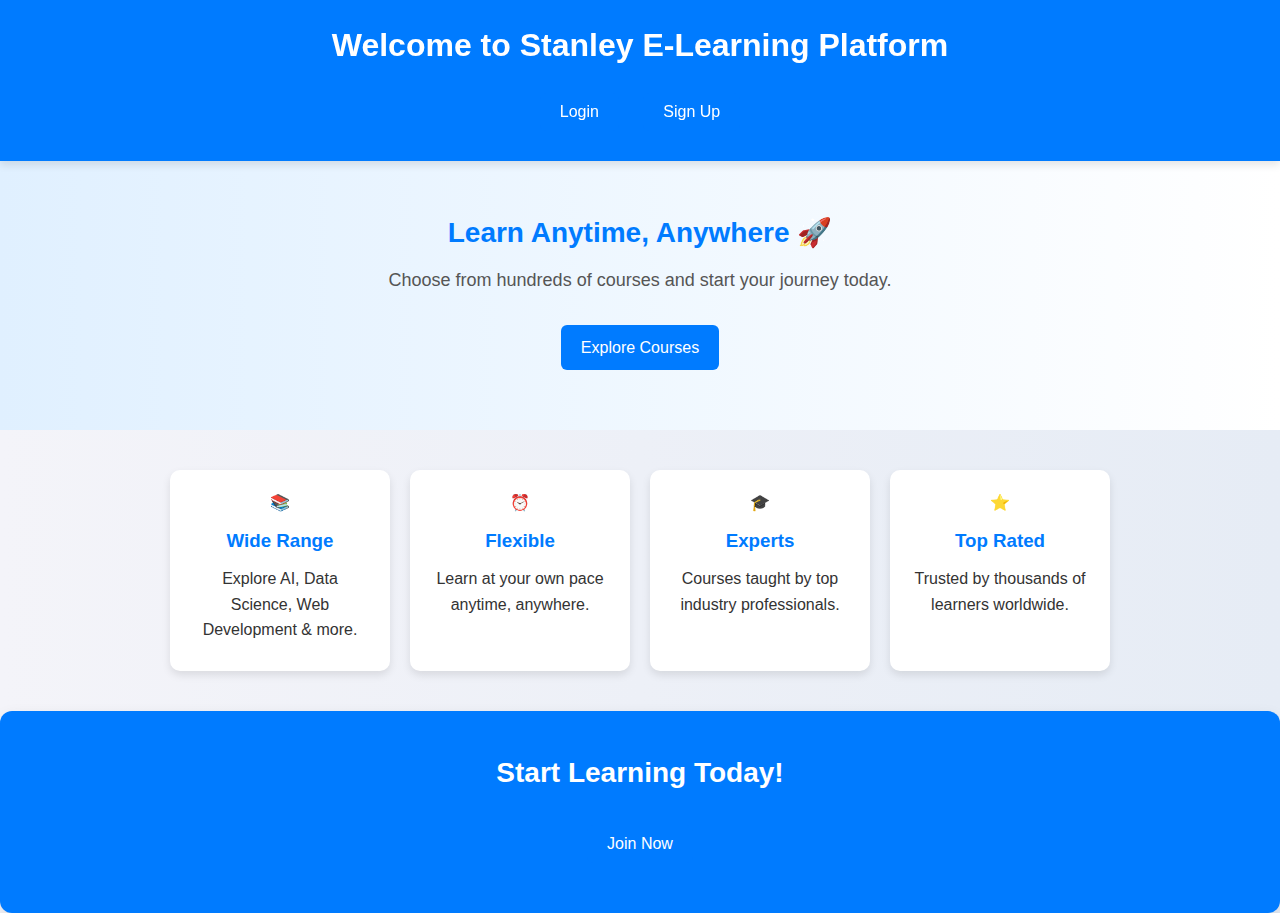
<file: index.html>
<!DOCTYPE html>
<html lang="en">
<head>
  <meta charset="UTF-8">
  <meta name="viewport" content="width=device-width, initial-scale=1.0">
  <title>E-Learning Platform</title>
  <link rel="stylesheet" href="style.css">
  <style>
    body {
      margin: 0;
      font-family: Arial, sans-serif;
      background: linear-gradient(to right, #f4f4f9, #e6ecf5);
      color: #333;
    }
    header {
      background: #007bff;
      color: white;
      padding: 20px;
      text-align: center;
    }
    .btn {
      margin: 10px;
      padding: 10px 20px;
      font-size: 16px;
      background: #007bff;
      color: white;
      border: none;
      border-radius: 6px;
      cursor: pointer;
      text-decoration: none; 
      display: inline-block;
    }
    .btn:hover {
      background: #0056b3;
    }

    /* Hero Section */
    .hero {
      text-align: center;
      padding: 50px 20px;
    }
    .hero h2 {
      font-size: 28px;
      margin-bottom: 10px;
    }
    .hero p {
      font-size: 18px;
      margin-bottom: 20px;
    }

    /* Features Section */
    .features {
      display: flex;
      justify-content: center;
      gap: 20px;
      flex-wrap: wrap;
      margin: 40px 20px;
    }
    .card {
      background: white;
      padding: 20px;
      border-radius: 10px;
      box-shadow: 0 4px 8px rgba(0,0,0,0.1);
      width: 220px;
      text-align: center;
      transition: transform 0.3s;
    }
    .card:hover {
      transform: translateY(-5px);
    }
    .card h3 {
      margin: 10px 0;
    }

    /* CTA Section */
    .cta {
      background: #007bff;
      color: white;
      padding: 40px;
      text-align: center;
      margin-top: 40px;
    }
    .cta h2 {
      margin-bottom: 20px;
    }

    /* Modal styles */
    .modal {
      display: none; 
      position: fixed;
      z-index: 1;
      left: 0; top: 0;
      width: 100%; height: 100%;
      background: rgba(0,0,0,0.5);
      padding-top: 100px;
    }
    .modal-content {
      background: white;
      margin: auto;
      padding: 20px;
      border-radius: 8px;
      width: 300px;
      text-align: left;
    }
    .close {
      float: right;
      font-size: 20px;
      cursor: pointer;
      color: red;
    }
    input {
      width: 100%;
      padding: 8px;
      margin: 8px 0;
      border-radius: 5px;
      border: 1px solid #ccc;
    }
  </style>
</head>
<body>
  <!-- Header -->
  <header>
    <h1>Welcome to Stanley E-Learning Platform</h1>
    <button class="btn" onclick="openModal('loginModal')">Login</button>
    <button class="btn" onclick="openModal('signupModal')">Sign Up</button>
  </header>

  <!-- Hero Section -->
  <section class="hero">
    <h2>Learn Anytime, Anywhere 🚀</h2>
    <p>Choose from hundreds of courses and start your journey today.</p>
    <a href="courses.html" class="btn">Explore Courses</a>
  </section>

  <!-- Features Section -->
  <section class="features">
    <div class="card">📚 <h3>Wide Range</h3><p>Explore AI, Data Science, Web Development & more.</p></div>
    <div class="card">⏰ <h3>Flexible</h3><p>Learn at your own pace anytime, anywhere.</p></div>
    <div class="card">🎓 <h3>Experts</h3><p>Courses taught by top industry professionals.</p></div>
    <div class="card">⭐ <h3>Top Rated</h3><p>Trusted by thousands of learners worldwide.</p></div>
  </section>

  <!-- CTA Section -->
  <section class="cta">
    <h2>Start Learning Today!</h2>
    <button class="btn" onclick="openModal('signupModal')">Join Now</button>
  </section>

  <!-- Login Modal -->
  <div id="loginModal" class="modal">
    <div class="modal-content">
      <span class="close" onclick="closeModal('loginModal')">&times;</span>
      <h2>Login</h2>
      <form>
        <label>Email ID:</label>
        <input type="email" placeholder="Enter Email" required>
        <label>Password:</label>
        <input type="password" placeholder="Enter Password" required>
        <button type="submit" class="btn">Login</button>
      </form>
    </div>
  </div>

  <!-- Sign Up Modal -->
  <div id="signupModal" class="modal">
    <div class="modal-content">
      <span class="close" onclick="closeModal('signupModal')">&times;</span>
      <h2>Sign Up</h2>
      <form>
        <label>Phone Number:</label>
        <input type="tel" placeholder="Enter Phone Number" required>
        <label>Email ID:</label>
        <input type="email" placeholder="Enter Email" required>
        <label>Password:</label>
        <input type="password" placeholder="Create Password" required>
        <button type="submit" class="btn">Sign Up</button>
      </form>
    </div>
  </div>

  <script>
    function openModal(id) {
      document.getElementById(id).style.display = "block";
    }
    function closeModal(id) {
      document.getElementById(id).style.display = "none";
    }
    window.onclick = function(event) {
      let login = document.getElementById("loginModal");
      let signup = document.getElementById("signupModal");
      if (event.target === login) login.style.display = "none";
      if (event.target === signup) signup.style.display = "none";
    }
  </script>
</body>
</html>
</file>
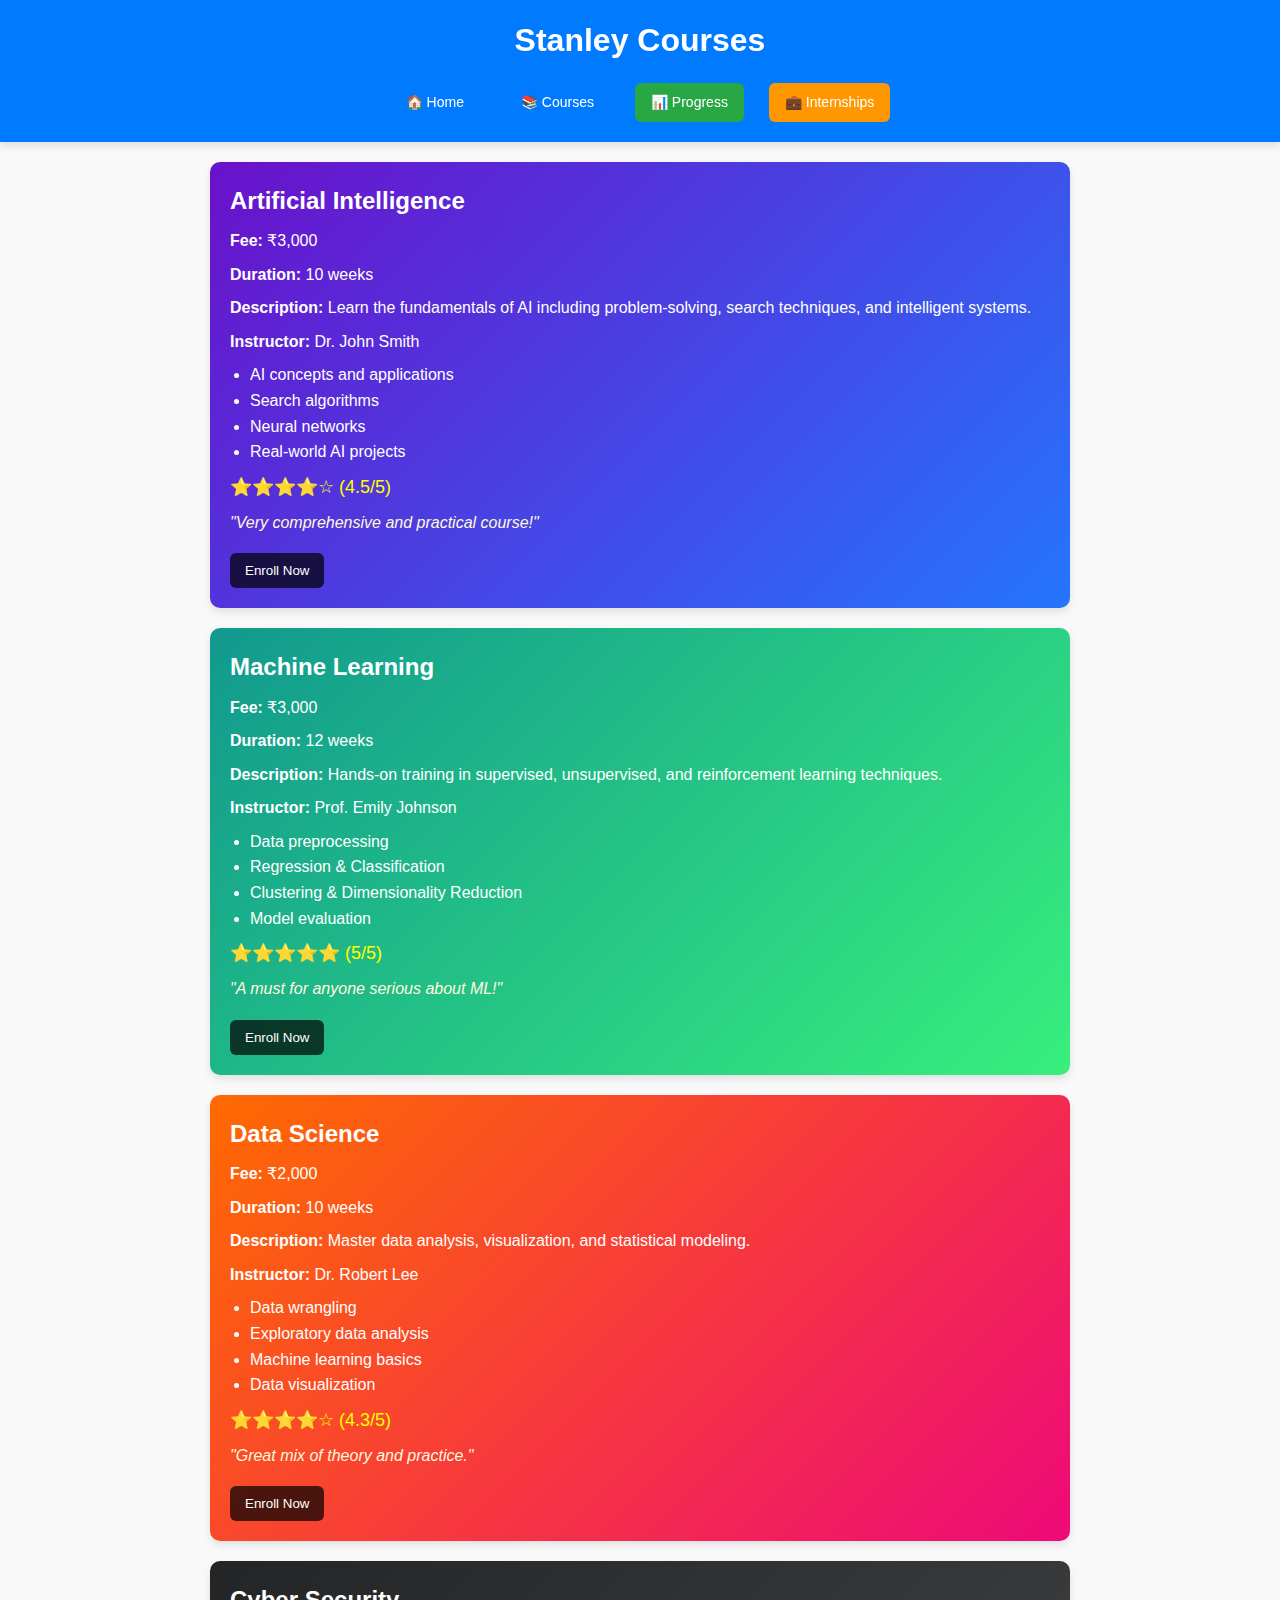
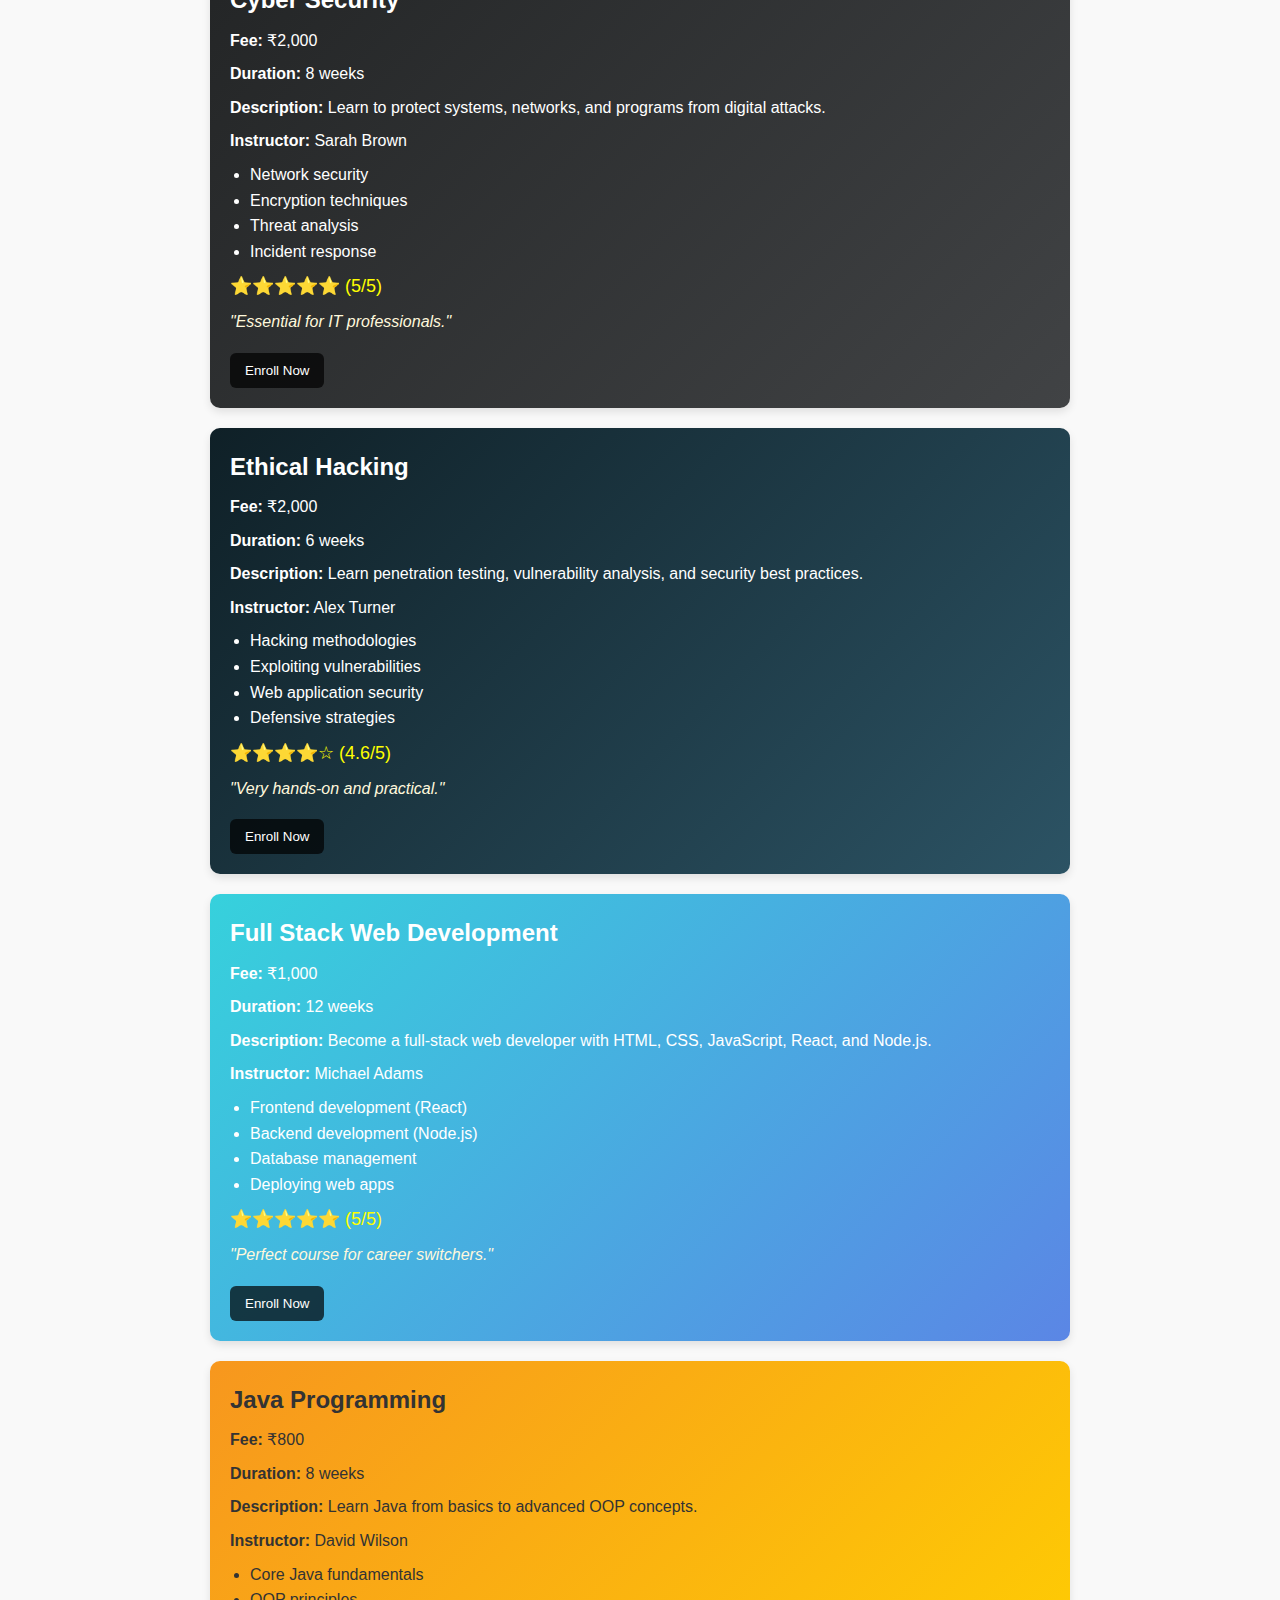
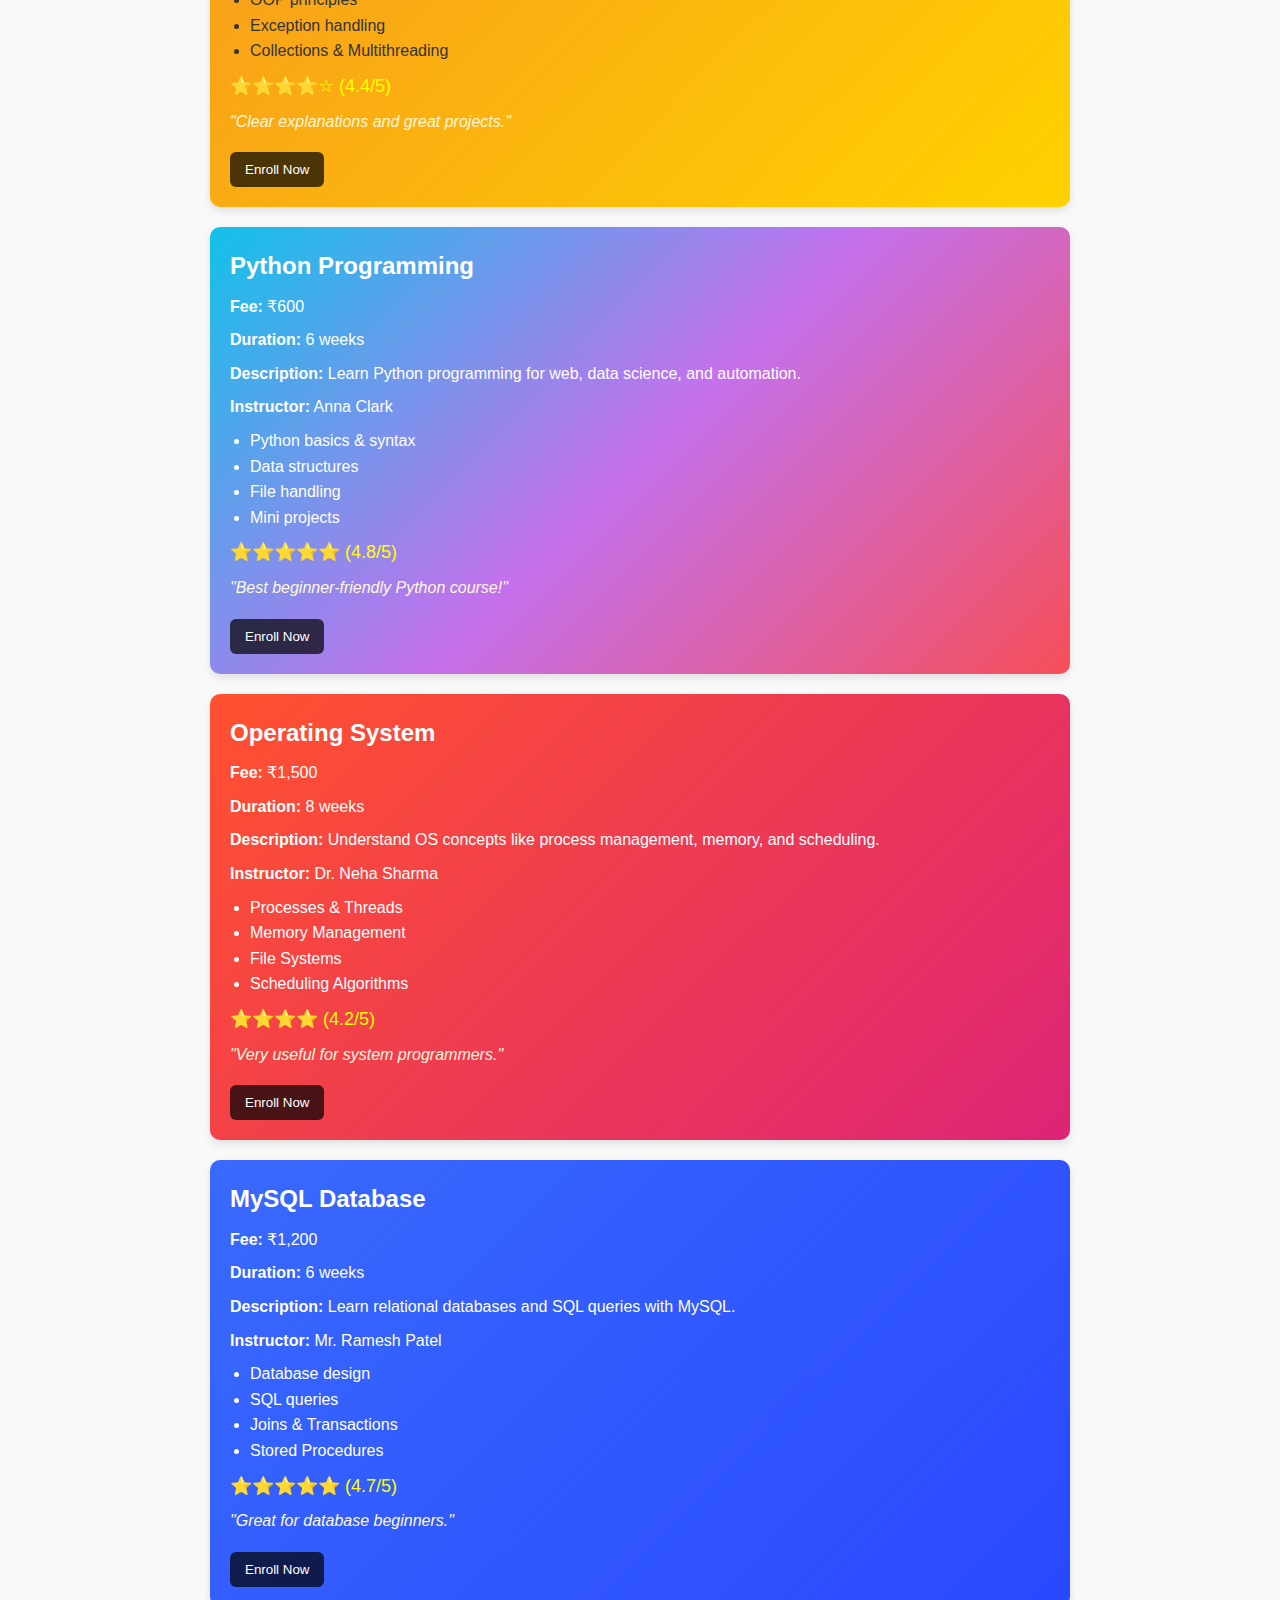
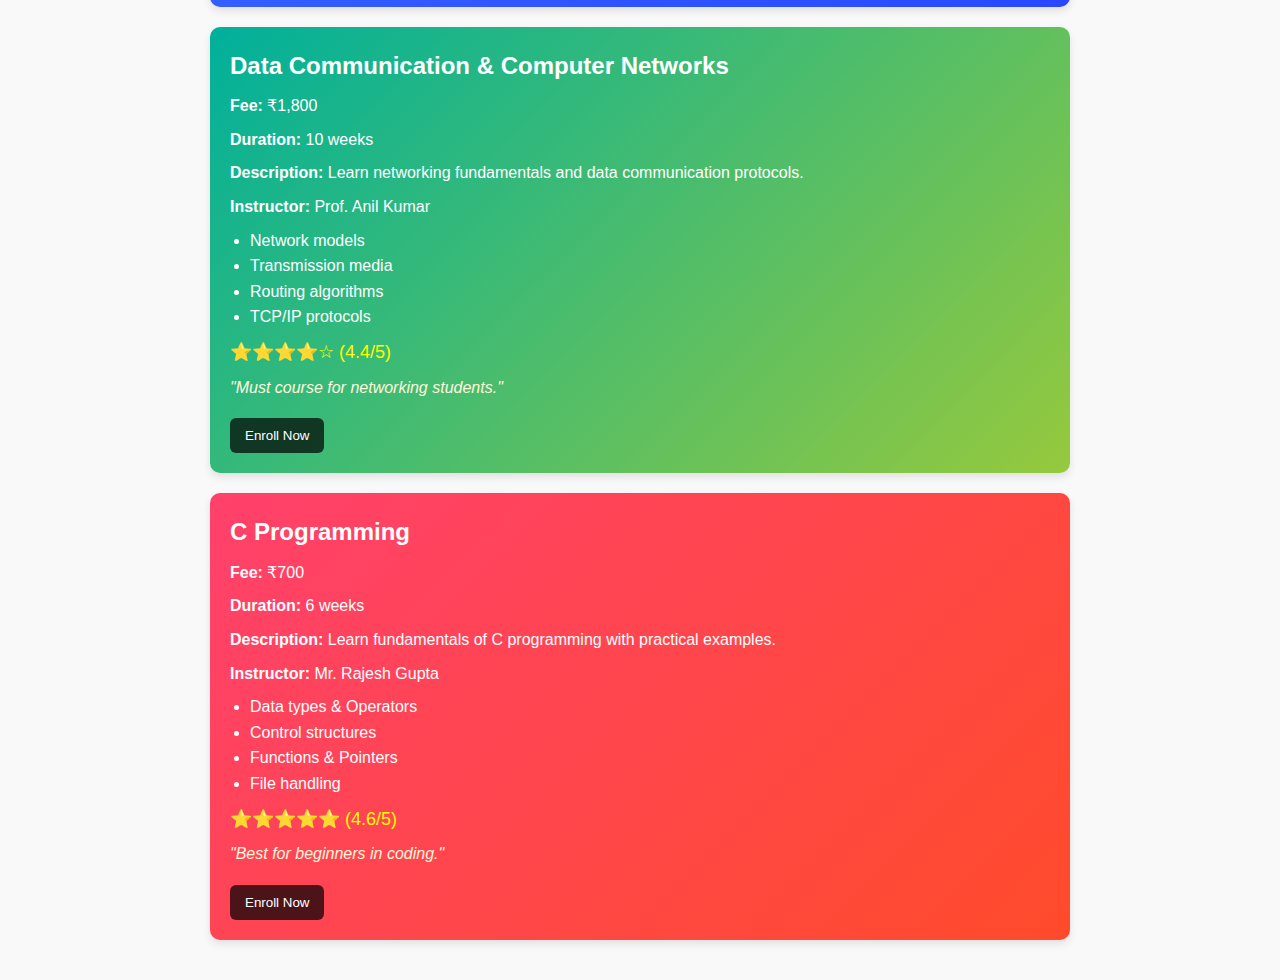
<file: courses.html>
<!DOCTYPE html>
<html lang="en">
<head>
  <meta charset="UTF-8">
  <meta name="viewport" content="width=device-width, initial-scale=1.0">
  <title>Courses - E-Learning Platform</title>
  <link rel="stylesheet" href="style.css">
  <style>
    body {
      font-family: Arial, sans-serif;
      margin: 0;
      padding: 0;
      background: #f9f9f9;
    }
    header {
      background: #007bff;
      color: white;
      padding: 15px 20px;
    }
    nav {
      display: flex;
      justify-content: center;
      gap: 15px;
      margin-top: 10px;
    }
    nav a {
      color: white;
      text-decoration: none;
      font-size: 14px;
      padding: 8px 16px;
      border-radius: 6px;
      transition: background 0.3s;
    }
    nav a:hover {
      background: rgba(255, 255, 255, 0.2);
    }
    .btn-progress { background: #28a745; }
    .btn-internship { background: #ff9800; }
    .courses {
      padding: 20px;
      max-width: 900px;
      margin: auto;
    }
    .course-card {
      padding: 20px;
      border-radius: 10px;
      box-shadow: 0 4px 8px rgba(0,0,0,0.1);
      margin-bottom: 20px;
      color: white;
    }
    .course-card h2 { margin-top: 0; }
    .course-card ul { padding-left: 20px; }
    .rating { color: yellow; font-size: 18px; }
    .review { font-style: italic; color: #fff8dc; }
    .enroll-btn {
      background: rgba(0,0,0,0.7);
      color: white;
      border: none;
      padding: 10px 15px;
      border-radius: 6px;
      cursor: pointer;
      margin-top: 10px;
    }
    .enroll-btn:hover { background: rgba(0,0,0,0.9); }

    /* 🎨 Different colors for each course */
    .ai { background: linear-gradient(135deg, #6a11cb, #2575fc); }
    .ml { background: linear-gradient(135deg, #11998e, #38ef7d); }
    .ds { background: linear-gradient(135deg, #ff6a00, #ee0979); }
    .cyber { background: linear-gradient(135deg, #232526, #414345); }
    .hacking { background: linear-gradient(135deg, #0f2027, #2c5364); }
    .fullstack { background: linear-gradient(135deg, #36d1dc, #5b86e5); }
    .java { background: linear-gradient(135deg, #f7971e, #ffd200); color: #333; }
    .python { background: linear-gradient(135deg, #12c2e9, #c471ed, #f64f59); }
    .os { background: linear-gradient(135deg, #ff512f, #dd2476); }
    .mysql { background: linear-gradient(135deg, #396afc, #2948ff); }
    .dccn { background: linear-gradient(135deg, #00b09b, #96c93d); }
    .cprog { background: linear-gradient(135deg, #ff416c, #ff4b2b); }
  </style>
</head>
<body>
  <header>
    <h1 style="text-align:center;">Stanley Courses</h1>
    <nav>
      <a href="index.html">🏠 Home</a>
      <a href="courses.html">📚 Courses</a>
      <a href="progress.html" class="btn-progress">📊 Progress</a>
      <a href="internship.html" class="btn-internship">💼 Internships</a>
    </nav>
  </header>

  <section class="courses">
    <div class="course-card ai">
      <h2>Artificial Intelligence</h2>
      <p><b>Fee:</b> ₹3,000</p>
      <p><b>Duration:</b> 10 weeks</p>
      <p><b>Description:</b> Learn the fundamentals of AI including problem-solving, search techniques, and intelligent systems.</p>
      <p><b>Instructor:</b> Dr. John Smith</p>
      <ul>
        <li>AI concepts and applications</li>
        <li>Search algorithms</li>
        <li>Neural networks</li>
        <li>Real-world AI projects</li>
      </ul>
      <p class="rating">⭐⭐⭐⭐☆ (4.5/5)</p>
      <p class="review">"Very comprehensive and practical course!"</p>
      <button class="enroll-btn" onclick="enroll('Artificial Intelligence')">Enroll Now</button>
    </div>

    <div class="course-card ml">
      <h2>Machine Learning</h2>
      <p><b>Fee:</b> ₹3,000</p>
      <p><b>Duration:</b> 12 weeks</p>
      <p><b>Description:</b> Hands-on training in supervised, unsupervised, and reinforcement learning techniques.</p>
      <p><b>Instructor:</b> Prof. Emily Johnson</p>
      <ul>
        <li>Data preprocessing</li>
        <li>Regression & Classification</li>
        <li>Clustering & Dimensionality Reduction</li>
        <li>Model evaluation</li>
      </ul>
      <p class="rating">⭐⭐⭐⭐⭐ (5/5)</p>
      <p class="review">"A must for anyone serious about ML!"</p>
      <button class="enroll-btn" onclick="enroll('Machine Learning')">Enroll Now</button>
    </div>

    <div class="course-card ds">
      <h2>Data Science</h2>
      <p><b>Fee:</b> ₹2,000</p>
      <p><b>Duration:</b> 10 weeks</p>
      <p><b>Description:</b> Master data analysis, visualization, and statistical modeling.</p>
      <p><b>Instructor:</b> Dr. Robert Lee</p>
      <ul>
        <li>Data wrangling</li>
        <li>Exploratory data analysis</li>
        <li>Machine learning basics</li>
        <li>Data visualization</li>
      </ul>
      <p class="rating">⭐⭐⭐⭐☆ (4.3/5)</p>
      <p class="review">"Great mix of theory and practice."</p>
      <button class="enroll-btn" onclick="enroll('Data Science')">Enroll Now</button>
    </div>

    <div class="course-card cyber">
      <h2>Cyber Security</h2>
      <p><b>Fee:</b> ₹2,000</p>
      <p><b>Duration:</b> 8 weeks</p>
      <p><b>Description:</b> Learn to protect systems, networks, and programs from digital attacks.</p>
      <p><b>Instructor:</b> Sarah Brown</p>
      <ul>
        <li>Network security</li>
        <li>Encryption techniques</li>
        <li>Threat analysis</li>
        <li>Incident response</li>
      </ul>
      <p class="rating">⭐⭐⭐⭐⭐ (5/5)</p>
      <p class="review">"Essential for IT professionals."</p>
      <button class="enroll-btn" onclick="enroll('Cyber Security')">Enroll Now</button>
    </div>

    <div class="course-card hacking">
      <h2>Ethical Hacking</h2>
      <p><b>Fee:</b> ₹2,000</p>
      <p><b>Duration:</b> 6 weeks</p>
      <p><b>Description:</b> Learn penetration testing, vulnerability analysis, and security best practices.</p>
      <p><b>Instructor:</b> Alex Turner</p>
      <ul>
        <li>Hacking methodologies</li>
        <li>Exploiting vulnerabilities</li>
        <li>Web application security</li>
        <li>Defensive strategies</li>
      </ul>
      <p class="rating">⭐⭐⭐⭐☆ (4.6/5)</p>
      <p class="review">"Very hands-on and practical."</p>
      <button class="enroll-btn" onclick="enroll('Ethical Hacking')">Enroll Now</button>
    </div>

    <div class="course-card fullstack">
      <h2>Full Stack Web Development</h2>
      <p><b>Fee:</b> ₹1,000</p>
      <p><b>Duration:</b> 12 weeks</p>
      <p><b>Description:</b> Become a full-stack web developer with HTML, CSS, JavaScript, React, and Node.js.</p>
      <p><b>Instructor:</b> Michael Adams</p>
      <ul>
        <li>Frontend development (React)</li>
        <li>Backend development (Node.js)</li>
        <li>Database management</li>
        <li>Deploying web apps</li>
      </ul>
      <p class="rating">⭐⭐⭐⭐⭐ (5/5)</p>
      <p class="review">"Perfect course for career switchers."</p>
      <button class="enroll-btn" onclick="enroll('Full Stack Web Development')">Enroll Now</button>
    </div>

    <div class="course-card java">
      <h2>Java Programming</h2>
      <p><b>Fee:</b> ₹800</p>
      <p><b>Duration:</b> 8 weeks</p>
      <p><b>Description:</b> Learn Java from basics to advanced OOP concepts.</p>
      <p><b>Instructor:</b> David Wilson</p>
      <ul>
        <li>Core Java fundamentals</li>
        <li>OOP principles</li>
        <li>Exception handling</li>
        <li>Collections & Multithreading</li>
      </ul>
      <p class="rating">⭐⭐⭐⭐☆ (4.4/5)</p>
      <p class="review">"Clear explanations and great projects."</p>
      <button class="enroll-btn" onclick="enroll('Java')">Enroll Now</button>
    </div>

    <div class="course-card python">
      <h2>Python Programming</h2>
      <p><b>Fee:</b> ₹600</p>
      <p><b>Duration:</b> 6 weeks</p>
      <p><b>Description:</b> Learn Python programming for web, data science, and automation.</p>
      <p><b>Instructor:</b> Anna Clark</p>
      <ul>
        <li>Python basics & syntax</li>
        <li>Data structures</li>
        <li>File handling</li>
        <li>Mini projects</li>
      </ul>
      <p class="rating">⭐⭐⭐⭐⭐ (4.8/5)</p>
      <p class="review">"Best beginner-friendly Python course!"</p>
      <button class="enroll-btn" onclick="enroll('Python')">Enroll Now</button>
    </div>

    <div class="course-card os">
      <h2>Operating System</h2>
      <p><b>Fee:</b> ₹1,500</p>
      <p><b>Duration:</b> 8 weeks</p>
      <p><b>Description:</b> Understand OS concepts like process management, memory, and scheduling.</p>
      <p><b>Instructor:</b> Dr. Neha Sharma</p>
      <ul>
        <li>Processes & Threads</li>
        <li>Memory Management</li>
        <li>File Systems</li>
        <li>Scheduling Algorithms</li>
      </ul>
      <p class="rating">⭐⭐⭐⭐ (4.2/5)</p>
      <p class="review">"Very useful for system programmers."</p>
      <button class="enroll-btn" onclick="enroll('Operating System')">Enroll Now</button>
    </div>

    <div class="course-card mysql">
      <h2>MySQL Database</h2>
      <p><b>Fee:</b> ₹1,200</p>
      <p><b>Duration:</b> 6 weeks</p>
      <p><b>Description:</b> Learn relational databases and SQL queries with MySQL.</p>
      <p><b>Instructor:</b> Mr. Ramesh Patel</p>
      <ul>
        <li>Database design</li>
        <li>SQL queries</li>
        <li>Joins & Transactions</li>
        <li>Stored Procedures</li>
      </ul>
      <p class="rating">⭐⭐⭐⭐⭐ (4.7/5)</p>
      <p class="review">"Great for database beginners."</p>
      <button class="enroll-btn" onclick="enroll('MySQL Database')">Enroll Now</button>
    </div>

    <div class="course-card dccn">
      <h2>Data Communication & Computer Networks</h2>
      <p><b>Fee:</b> ₹1,800</p>
      <p><b>Duration:</b> 10 weeks</p>
      <p><b>Description:</b> Learn networking fundamentals and data communication protocols.</p>
      <p><b>Instructor:</b> Prof. Anil Kumar</p>
      <ul>
        <li>Network models</li>
        <li>Transmission media</li>
        <li>Routing algorithms</li>
        <li>TCP/IP protocols</li>
      </ul>
      <p class="rating">⭐⭐⭐⭐☆ (4.4/5)</p>
      <p class="review">"Must course for networking students."</p>
      <button class="enroll-btn" onclick="enroll('DCCN')">Enroll Now</button>
    </div>

    <div class="course-card cprog">
      <h2>C Programming</h2>
      <p><b>Fee:</b> ₹700</p>
      <p><b>Duration:</b> 6 weeks</p>
      <p><b>Description:</b> Learn fundamentals of C programming with practical examples.</p>
      <p><b>Instructor:</b> Mr. Rajesh Gupta</p>
      <ul>
        <li>Data types & Operators</li>
        <li>Control structures</li>
        <li>Functions & Pointers</li>
        <li>File handling</li>
      </ul>
      <p class="rating">⭐⭐⭐⭐⭐ (4.6/5)</p>
      <p class="review">"Best for beginners in coding."</p>
      <button class="enroll-btn" onclick="enroll('C Programming')">Enroll Now</button>
    </div>
  </section>

  <script src="script.js"></script>
</body>
</html>
</file>
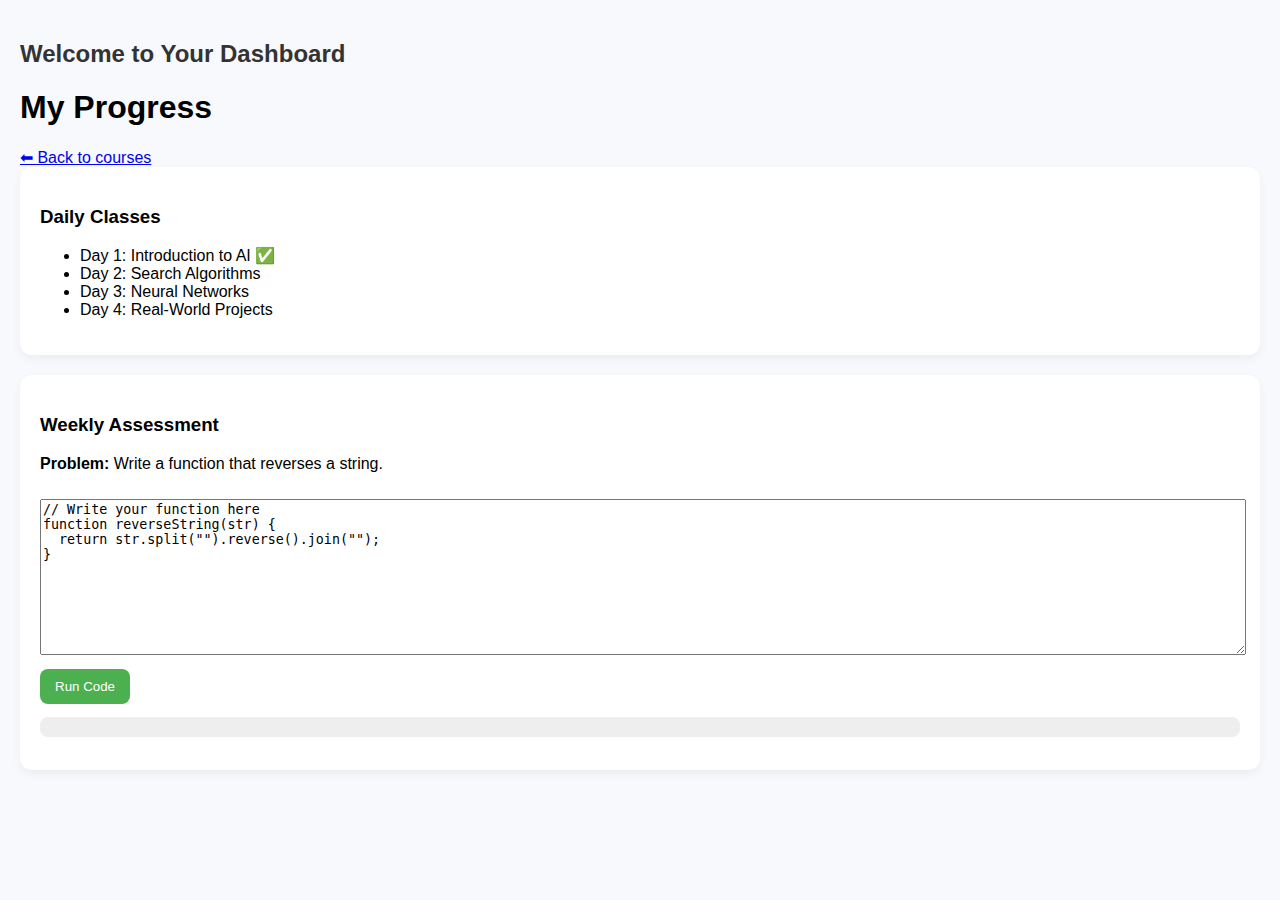
<file: dashboard.html>
<!DOCTYPE html>
<html lang="en">
<head>
  <meta charset="UTF-8">
  <meta name="viewport" content="width=device-width, initial-scale=1.0">
  <title>Student Dashboard</title>
  <style>
    body { font-family: Arial, sans-serif; margin: 0; padding: 20px; background: #f7f9fc; }
    h2 { color: #333; }
    .section { background: #fff; padding: 20px; border-radius: 12px; margin-bottom: 20px; box-shadow: 0 4px 10px rgba(0,0,0,0.05); }
    .completed { color: green; font-weight: bold; }
    textarea { width: 100%; height: 150px; font-family: monospace; margin-top: 10px; }
    button { background: #4caf50; color: #fff; border: none; padding: 10px 15px; border-radius: 8px; margin-top: 10px; cursor: pointer; }
    pre { background: #eee; padding: 10px; border-radius: 8px; }
  </style>
</head>
<body>
  <h2>Welcome to Your Dashboard</h2>
  <header>
    <h1>My Progress</h1>
    <div>
      <a href="courses.html">⬅ Back to courses</a>
    </div>
  </header>

  <!-- Daily Classes -->
  <div class="section">
    <h3>Daily Classes</h3>
    <ul>
      <li>Day 1: Introduction to AI ✅</li>
      <li>Day 2: Search Algorithms</li>
      <li>Day 3: Neural Networks</li>
      <li>Day 4: Real-World Projects</li>
    </ul>
  </div>

  <!-- Weekly Assessment -->
  <div class="section">
    <h3>Weekly Assessment</h3>
    <p><b>Problem:</b> Write a function that reverses a string.</p>
    <textarea id="code">// Write your function here
function reverseString(str) {
  return str.split("").reverse().join("");
}</textarea>
    <br>
    <button onclick="runCode()">Run Code</button>
    <pre id="output"></pre>
  </div>

<script>
function runCode() {
  const code = document.getElementById("code").value;
  try {
    const func = new Function(code + "; return reverseString('hello');");
    console.time("exec");
    const result = func();
    console.timeEnd("exec");
    if (result === "olleh") {
      document.getElementById("output").textContent = "✅ Test Passed!\nOutput: " + result;
    } else {
      document.getElementById("output").textContent = "❌ Test Failed. Got: " + result;
    }
  } catch (err) {
    document.getElementById("output").textContent = "Error: " + err.message;
  }
}
</script>
</body>
</html>
</file>
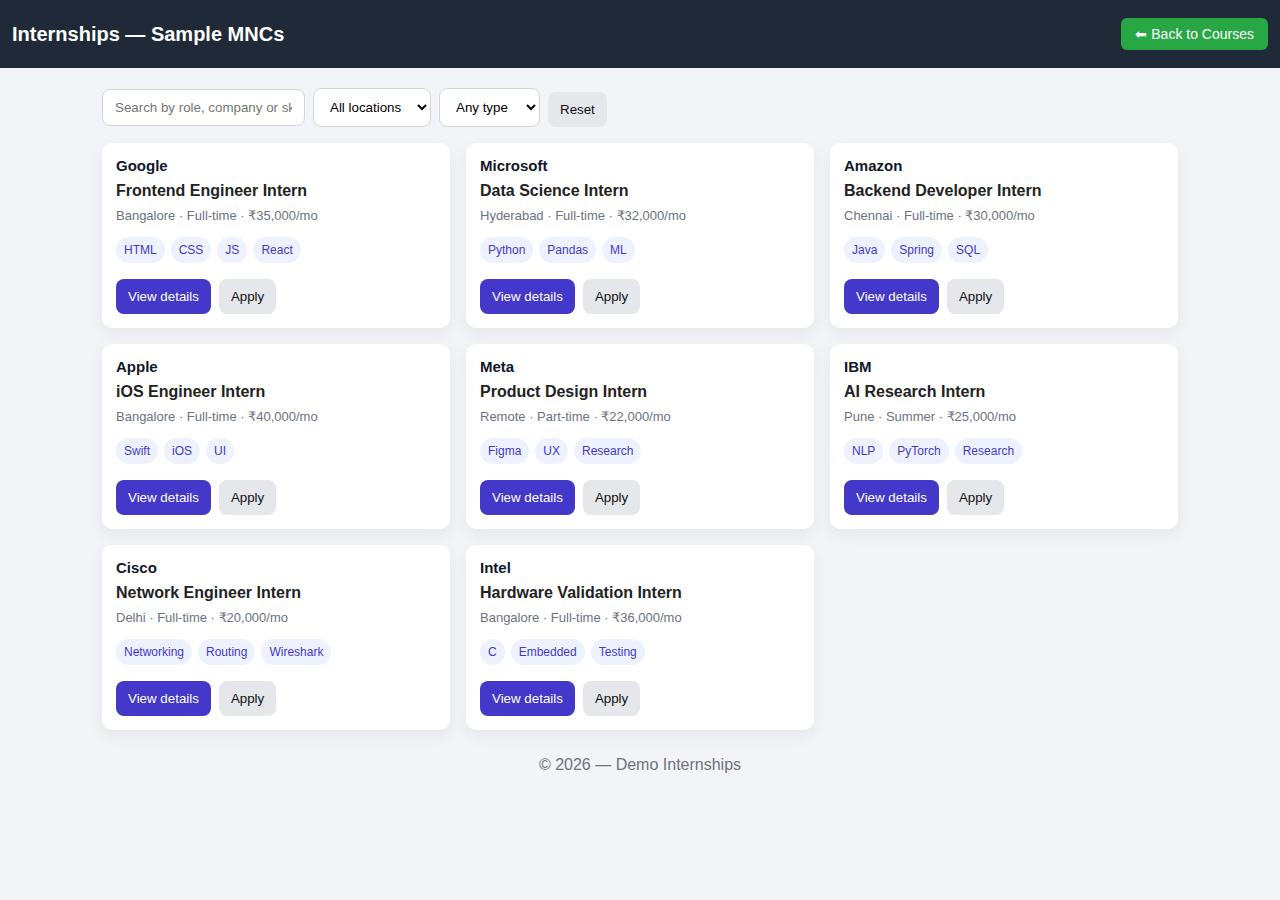
<file: internship.html>
<!DOCTYPE html>
<html lang="en">
<head>
  <meta charset="utf-8" />
  <meta name="viewport" content="width=device-width,initial-scale=1" />
  <title>Internships - MNC Sample</title>
  <style>
    * { box-sizing: border-box; }
    body {
      margin:0; font-family: Arial, Helvetica, sans-serif; background:#f2f4f8; color:#222;
    }
    header {
      background:#1f2937; color:#fff; padding:18px 12px;
      display:flex; justify-content:space-between; align-items:center;
    }
    header h1 { margin:0; font-size:20px; }
    .back-btn {
      padding:8px 14px;
      background:#28a745;
      color:#fff;
      text-decoration:none;
      border-radius:6px;
      font-size:14px;
    }
    .back-btn:hover { background:#1e7e34; }

    .container { max-width:1100px; margin:20px auto; padding:0 12px; }
    .controls { display:flex; gap:8px; margin-bottom:16px; align-items:center; flex-wrap:wrap; }
    .controls input, .controls select {
      padding:10px 12px; border-radius:8px; border:1px solid #d1d5db; background:#fff;
    }
    .grid {
      display:grid; grid-template-columns: repeat(auto-fit,minmax(260px,1fr)); gap:16px;
    }
    .card {
      background:#fff; padding:14px; border-radius:10px; box-shadow:0 6px 16px rgba(15,23,42,0.06);
      display:flex; flex-direction:column; gap:8px;
    }
    .company { font-weight:700; font-size:15px; color:#0f172a; }
    .meta { color:#6b7280; font-size:13px; }
    .tags { display:flex; gap:6px; flex-wrap:wrap; margin-top:6px; }
    .tag { background:#eef2ff; color:#4338ca; padding:6px 8px; font-size:12px; border-radius:999px; }
    .row { display:flex; gap:8px; align-items:center; flex-wrap:wrap; }
    .btn {
      margin-top:auto; padding:10px 12px; border-radius:8px; border:none; cursor:pointer; background:#4338ca; color:#fff;
    }
    .btn.secondary { background:#e5e7eb; color:#111; }
    /* modal */
    .overlay { position:fixed; inset:0; background:rgba(0,0,0,0.45); display:none; align-items:center; justify-content:center; z-index:999; }
    .modal { background:#fff; width:min(720px,92%); max-height:86vh; overflow:auto; border-radius:10px; padding:18px; position:relative; }
    .close { position:absolute; top:10px; right:10px; background:#eee; border:none; padding:6px 10px; border-radius:8px; cursor:pointer; }
    footer { text-align:center; color:#6b7280; margin:26px 0 40px; }
    @media (max-width:420px) { .controls { flex-direction:column; align-items:stretch; } }
  </style>
</head>
<body>
  <header>
    <h1>Internships — Sample MNCs</h1>
    <a href="courses.html" class="back-btn">⬅ Back to Courses</a>
  </header>

  <main class="container">
    <div class="controls">
      <input id="search" placeholder="Search by role, company or skill" />
      <select id="filterLocation">
        <option value="">All locations</option>
        <option>Bangalore</option>
        <option>Hyderabad</option>
        <option>Chennai</option>
        <option>Delhi</option>
        <option>Pune</option>
        <option>Remote</option>
      </select>
      <select id="filterType">
        <option value="">Any type</option>
        <option>Full-time</option>
        <option>Part-time</option>
        <option>Summer</option>
      </select>
      <button id="resetBtn" class="btn secondary">Reset</button>
    </div>

    <section class="grid" id="grid"></section>

    <div id="empty" style="display:none;padding:24px;background:#fff;border-radius:10px;margin-top:16px;text-align:center;color:#6b7280">
      No internships found for these filters.
    </div>
  </main>

  <div class="overlay" id="overlay">
    <div class="modal" role="dialog" aria-modal="true">
      <button class="close" id="closeModal">Close</button>
      <h2 id="m_role" style="margin-top:4px"></h2>
      <div class="meta" id="m_company"></div>
      <div style="height:10px"></div>
      <div id="m_summary" class="meta"></div>
      <hr style="margin:12px 0" />
      <div><strong>Responsibilities</strong>
        <ul id="m_responsibilities"></ul>
      </div>
      <div><strong>Requirements</strong>
        <ul id="m_requirements"></ul>
      </div>
      <div style="margin-top:12px">
        <button id="applyNow" class="btn">Apply (Demo)</button>
      </div>
    </div>
  </div>

  <footer>© <span id="yr"></span> — Demo Internships</footer>

  <script>
    // Sample data: 8 major MNC internships
    const internships = [
      { id:1, role:"Frontend Engineer Intern", company:"Google", location:"Bangalore", type:"Full-time",
        stipend:35000, skills:["HTML","CSS","JS","React"], summary:"Work on UI components for Google Cloud Console.",
        responsibilities:["Implement responsive UIs","Write unit tests","Optimize performance"],
        requirements:["Strong JS fundamentals","Comfort with React","Good debugging skills"]
      },
      { id:2, role:"Data Science Intern", company:"Microsoft", location:"Hyderabad", type:"Full-time",
        stipend:32000, skills:["Python","Pandas","ML"], summary:"Analyze telemetry and build ML models for product insights.",
        responsibilities:["Data cleaning & EDA","Model prototyping","Prepare visualizations"],
        requirements:["Python & SQL","Understanding of ML basics","Communication skills"]
      },
      { id:3, role:"Backend Developer Intern", company:"Amazon", location:"Chennai", type:"Full-time",
        stipend:30000, skills:["Java","Spring","SQL"], summary:"Build and maintain microservices powering order flows.",
        responsibilities:["Implement APIs","Write integration tests","Monitor endpoints"],
        requirements:["Java experience","REST API knowledge","Familiarity with databases"]
      },
      { id:4, role:"iOS Engineer Intern", company:"Apple", location:"Bangalore", type:"Full-time",
        stipend:40000, skills:["Swift","iOS","UI"], summary:"Help build features for Apple services on iOS.",
        responsibilities:["Prototype iOS screens","Fix bugs","Write tests"],
        requirements:["Swift basics","UIKit/SwiftUI knowledge","App lifecycle understanding"]
      },
      { id:5, role:"Product Design Intern", company:"Meta", location:"Remote", type:"Part-time",
        stipend:22000, skills:["Figma","UX","Research"], summary:"Design social experiences and run quick user tests.",
        responsibilities:["Wireframe flows","Prototype interactions","Conduct usability tests"],
        requirements:["Portfolio with projects","Figma skills","User research mindset"]
      },
      { id:6, role:"AI Research Intern", company:"IBM", location:"Pune", type:"Summer",
        stipend:25000, skills:["NLP","PyTorch","Research"], summary:"Work on applied NLP problems with research mentors.",
        responsibilities:["Implement models","Write reports","Reproduce papers"],
        requirements:["Understanding of ML","PyTorch experience","Good math foundation"]
      },
      { id:7, role:"Network Engineer Intern", company:"Cisco", location:"Delhi", type:"Full-time",
        stipend:20000, skills:["Networking","Routing","Wireshark"], summary:"Assist with enterprise network deployments.",
        responsibilities:["Configure routers/switches","Troubleshoot networks","Document setups"],
        requirements:["Networking basics","Hands-on with networking tools","Problem solving"]
      },
      { id:8, role:"Hardware Validation Intern", company:"Intel", location:"Bangalore", type:"Full-time",
        stipend:36000, skills:["C","Embedded","Testing"], summary:"Validate SoC features and run test benches.",
        responsibilities:["Write test cases","Run bench tests","Log and debug failures"],
        requirements:["C/Embedded knowledge","Scripting for automation","Attention to detail"]
      }
    ];

    // Helpers
    const grid = document.getElementById('grid');
    const overlay = document.getElementById('overlay');
    const m_role = document.getElementById('m_role');
    const m_company = document.getElementById('m_company');
    const m_summary = document.getElementById('m_summary');
    const m_responsibilities = document.getElementById('m_responsibilities');
    const m_requirements = document.getElementById('m_requirements');
    const search = document.getElementById('search');
    const filterLocation = document.getElementById('filterLocation');
    const filterType = document.getElementById('filterType');
    const resetBtn = document.getElementById('resetBtn');
    const empty = document.getElementById('empty');

    // Render cards
    function render(list) {
      grid.innerHTML = '';
      if (!list.length) {
        empty.style.display = 'block';
        return;
      } else empty.style.display = 'none';

      list.forEach(job => {
        const card = document.createElement('div');
        card.className = 'card';
        card.innerHTML = `
          <div class="company">${job.company}</div>
          <div style="font-weight:600">${job.role}</div>
          <div class="meta">${job.location} · ${job.type} · ₹${job.stipend.toLocaleString()}/mo</div>
          <div class="tags">${job.skills.map(s=>`<span class="tag">${s}</span>`).join('')}</div>
          <div style="margin-top:8px" class="row">
            <button class="btn" data-id="${job.id}">View details</button>
            <button class="btn secondary" onclick="alert('Apply flow demo for ${job.role} at ${job.company}')">Apply</button>
          </div>`;
        grid.appendChild(card);
      });
    }

    // Open modal
    grid.addEventListener('click', (e) => {
      const btn = e.target.closest('button[data-id]');
      if (!btn) return;
      const id = Number(btn.dataset.id);
      const job = internships.find(x => x.id === id);
      if (!job) return;
      m_role.textContent = job.role;
      m_company.textContent = `${job.company} · ${job.location} · ${job.type} · ₹${job.stipend.toLocaleString()}/mo`;
      m_summary.textContent = job.summary;
      m_responsibilities.innerHTML = job.responsibilities.map(r => `<li>${r}</li>`).join('');
      m_requirements.innerHTML = job.requirements.map(r => `<li>${r}</li>`).join('');
      overlay.style.display = 'flex';
    });

    // Close modal
    overlay.addEventListener('click', (e) => {
      if (e.target === overlay) overlay.style.display = 'none';
    });
    document.getElementById('closeModal').addEventListener('click', ()=> overlay.style.display='none');

    // Filtering
    function applyFilters() {
      const q = search.value.trim().toLowerCase();
      const loc = filterLocation.value;
      const type = filterType.value;
      let list = internships.slice();
      if (q) {
        list = list.filter(it => (it.role+' '+it.company+' '+it.skills.join(' ')).toLowerCase().includes(q));
      }
      if (loc) list = list.filter(it => it.location === loc);
      if (type) list = list.filter(it => it.type === type);
      render(list);
    }
    search.addEventListener('input', applyFilters);
    filterLocation.addEventListener('change', applyFilters);
    filterType.addEventListener('change', applyFilters);
    resetBtn.addEventListener('click', () => { search.value=''; filterLocation.value=''; filterType.value=''; applyFilters(); });

    // Init
    render(internships);
    document.getElementById('yr').textContent = new Date().getFullYear();
    window.addEventListener('error', e => console.warn('Runtime error:', e.message));
  </script>
</body>
</html>
</file>
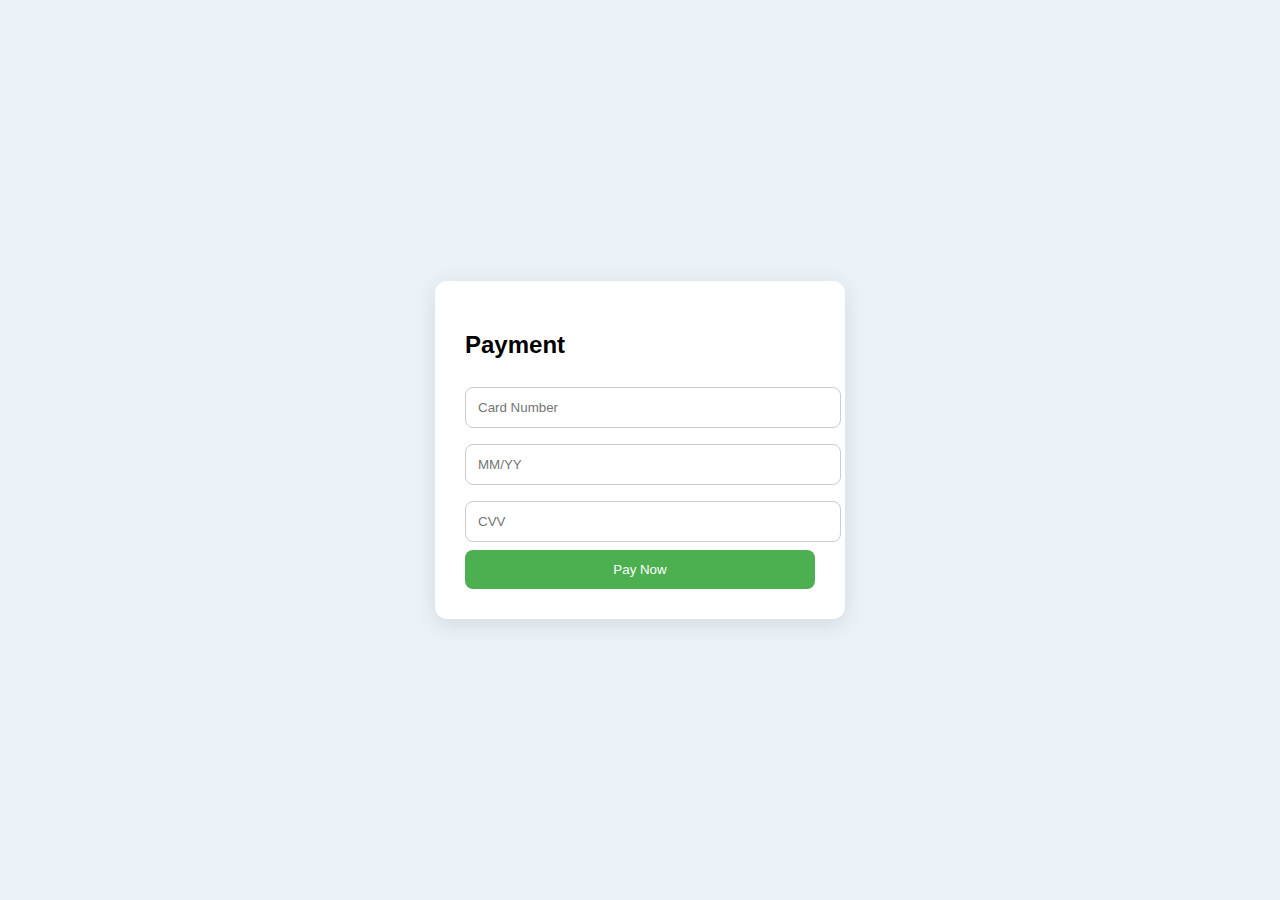
<file: payment.html>
<!DOCTYPE html>
<html lang="en">
<head>
  <meta charset="UTF-8">
  <meta name="viewport" content="width=device-width, initial-scale=1.0">
  <title>Payment</title>
  <style>
    body { font-family: Arial, sans-serif; background: #eaf2f8; margin: 0; display: flex; justify-content: center; align-items: center; height: 100vh; }
    .card { background: #fff; padding: 30px; border-radius: 12px; width: 350px; box-shadow: 0 5px 20px rgba(0,0,0,0.1); }
    input { width: 100%; padding: 12px; margin: 8px 0; border: 1px solid #ccc; border-radius: 8px; }
    button { width: 100%; background: #4caf50; color: #fff; padding: 12px; border: none; border-radius: 8px; cursor: pointer; }
    #success { display: none; text-align: center; }
  </style>
</head>
<body>
  <div class="card">
    <h2>Payment</h2>
    <input type="text" placeholder="Card Number">
    <input type="text" placeholder="MM/YY">
    <input type="text" placeholder="CVV">
    <button onclick="pay()">Pay Now</button>
    <p id="success">🎉 Payment Successful! Redirecting...</p>
  </div>

<script>
function pay() {
  document.getElementById("success").style.display = "block";
  setTimeout(() => {
    window.location.href = "dashboard.html";
  }, 2000);
}
</script>
</body>
</html>
</file>
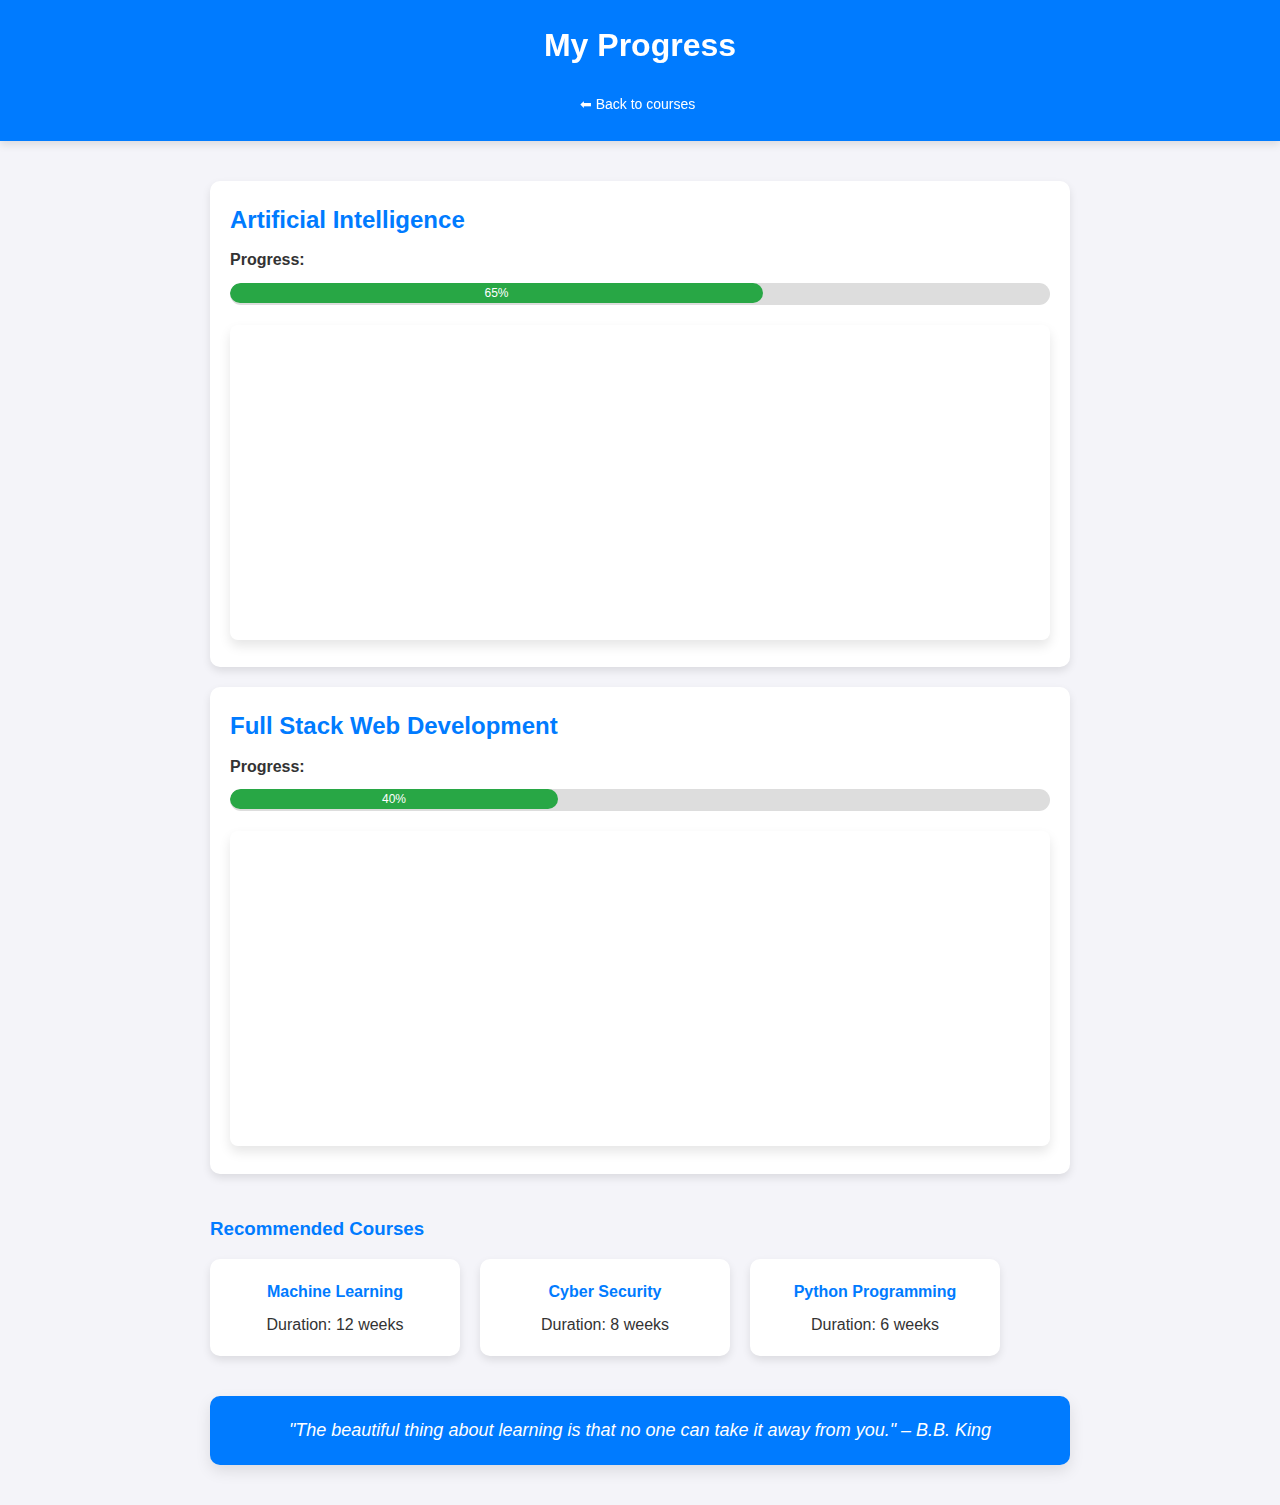
<file: progress.html>
<!DOCTYPE html>
<html lang="en">
<head>
  <meta charset="UTF-8">
  <meta name="viewport" content="width=device-width, initial-scale=1.0">
  <title>Progress - E-Learning Platform</title>
  <link rel="stylesheet" href="style.css">
  <style>
    body {
      font-family: Arial, sans-serif;
      margin: 0;
      padding: 0;
      background: #f4f4f9;
    }
    header {
      background: #007bff;
      color: white;
      padding: 20px;
      text-align: center;
    }
    header a {
      color: white;
      text-decoration: none;
      font-size: 14px;
      margin-top: 10px;
      display: inline-block;
      margin-right: 10px;
    }
    .progress-section {
      max-width: 900px;
      margin: 20px auto;
      padding: 20px;
    }
    .course-progress {
      background: white;
      padding: 20px;
      border-radius: 10px;
      margin-bottom: 20px;
      box-shadow: 0 4px 8px rgba(0,0,0,0.1);
    }
    .course-progress h2 {
      color: #007bff;
      margin-top: 0;
    }
    .progress-bar {
      background: #ddd;
      border-radius: 20px;
      overflow: hidden;
      margin: 10px 0;
    }
    .progress-fill {
      background: #28a745;
      height: 20px;
      width: 0;
      border-radius: 20px;
      text-align: center;
      color: white;
      line-height: 20px;
      font-size: 12px;
      transition: width 2s;
    }
    iframe {
      width: 100%;
      height: 315px;
      margin-top: 10px;
      border-radius: 8px;
    }
    .recommended {
      margin-top: 40px;
    }
    .recommended h3 {
      color: #007bff;
    }
    .recommended-cards {
      display: flex;
      gap: 20px;
      flex-wrap: wrap;
    }
    .course-card {
      background: white;
      padding: 10px;
      border-radius: 10px;
      box-shadow: 0 4px 8px rgba(0,0,0,0.1);
      width: 250px;
      text-align: center;
    }
    .course-card h4 {
      margin: 10px 0 5px 0;
      color: #007bff;
    }
    .quotes {
      margin-top: 40px;
      background: #007bff;
      color: white;
      padding: 20px;
      text-align: center;
      border-radius: 10px;
      font-size: 18px;
      font-style: italic;
    }
  </style>
</head>
<body>
  <header>
    <h1>My Progress</h1>
    <div>
      <a href="courses.html">⬅ Back to courses</a>
    </div>
  </header>

  <section class="progress-section">
    <!-- AI Course Progress -->
    <div class="course-progress">
      <h2>Artificial Intelligence</h2>
      <p><b>Progress:</b></p>
      <div class="progress-bar">
        <div class="progress-fill" data-progress="65">0%</div>
      </div>
      <iframe src="https://www.youtube.com/embed/aircAruvnKk" title="AI Course Video" allowfullscreen></iframe>
    </div>

    <!-- Full Stack  Web Development Progress -->
    <div class="course-progress">
      <h2>Full Stack Web Development</h2>
      <p><b>Progress:</b></p>
      <div class="progress-bar">
        <div class="progress-fill" data-progress="40">0%</div>
      </div>
      <iframe src="https://www.youtube.com/embed/4UZrsTqkcW4" title="Full Stack Development Video" allowfullscreen></iframe>
    </div>

    <!-- Recommended Courses -->
    <div class="recommended">
      <h3>Recommended Courses</h3>
      <div class="recommended-cards">
        <div class="course-card">
          <h4>Machine Learning</h4>
          <p>Duration: 12 weeks</p>
        </div>
        <div class="course-card">
          <h4>Cyber Security</h4>
          <p>Duration: 8 weeks</p>
        </div>
        <div class="course-card">
          <h4>Python Programming</h4>
          <p>Duration: 6 weeks</p>
        </div>
      </div>
    </div>

    <!-- Motivational Quotes -->
    <div class="quotes" id="quote">
      "The beautiful thing about learning is that no one can take it away from you." – B.B. King
    </div>
  </section>

  <script>
    // Animate progress bars
    document.querySelectorAll('.progress-fill').forEach(bar => {
      let progress = bar.getAttribute('data-progress');
      setTimeout(() => {
        bar.style.width = progress + '%';
        bar.textContent = progress + '%';
      }, 500);
    });

    // Rotating motivational quotes
    const quotes = [
      '"Learning never exhausts the mind." – Leonardo da Vinci',
      '"The expert in anything was once a beginner." – Helen Hayes',
      '"Education is the most powerful weapon which you can use to change the world." – Nelson Mandela',
      '"Push yourself because no one else is going to do it for you."'
    ];
    let quoteIndex = 0;
    setInterval(() => {
      quoteIndex = (quoteIndex + 1) % quotes.length;
      document.getElementById('quote').textContent = quotes[quoteIndex];
    }, 5000); // Change quote every 5 seconds
  </script>
</body>
</html>
</file>
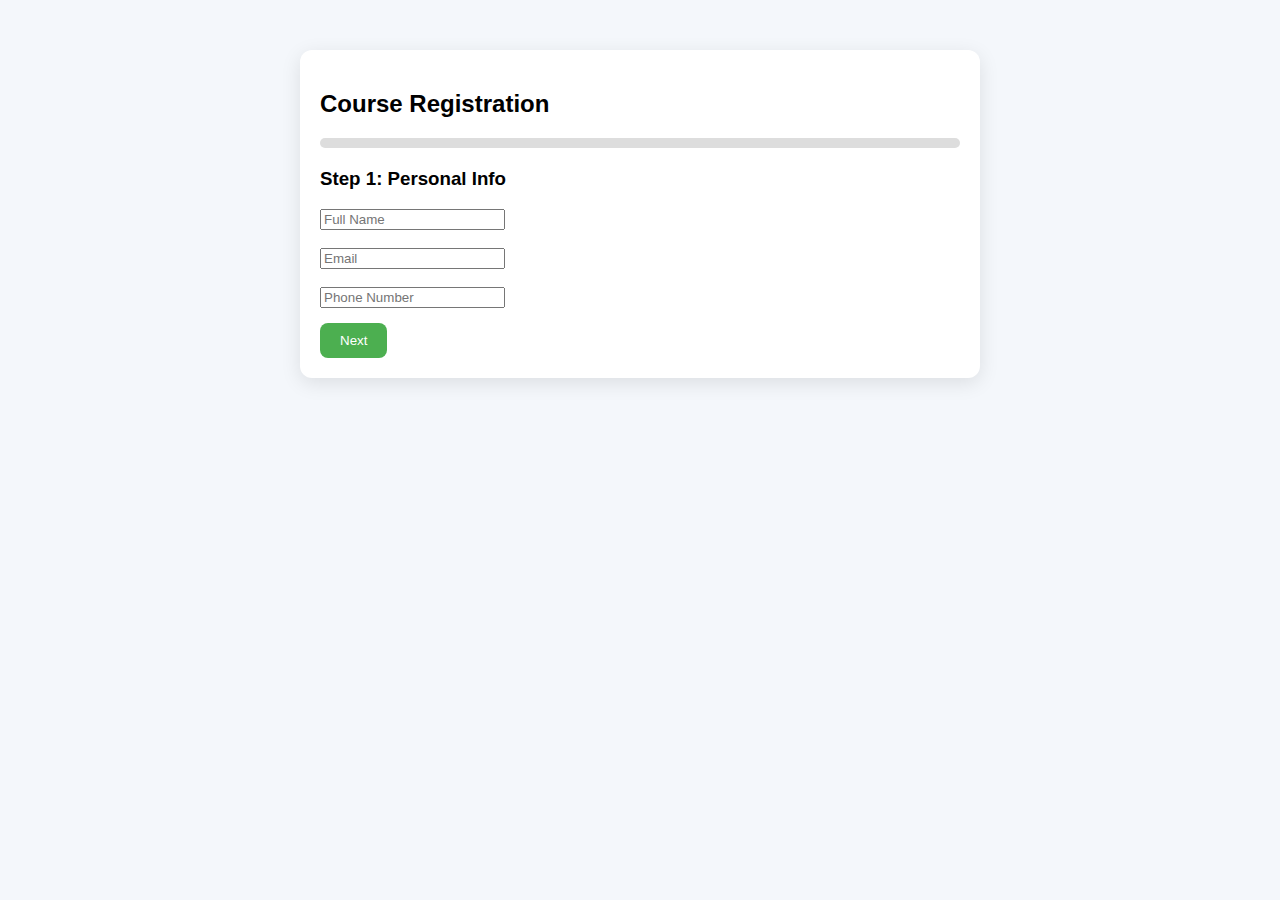
<file: register.html>
<!DOCTYPE html>
<html lang="en">
<head>
  <meta charset="UTF-8">
  <meta name="viewport" content="width=device-width, initial-scale=1.0">
  <title>Course Registration</title>
  <style>
    body { font-family: Arial, sans-serif; background: #f4f7fb; margin: 0; }
    .container { width: 50%; margin: 50px auto; background: #fff; padding: 20px; border-radius: 12px; box-shadow: 0 5px 20px rgba(0,0,0,0.1); }
    .step { display: none; }
    .step.active { display: block; }
    .progress { height: 10px; background: #ddd; border-radius: 5px; overflow: hidden; margin-bottom: 20px; }
    .progress-bar { height: 10px; background: #4caf50; width: 0%; transition: 0.3s; }
    button { background: #4caf50; color: #fff; border: none; padding: 10px 20px; border-radius: 8px; cursor: pointer; margin-top: 15px; }
  </style>
</head>
<body>
  <div class="container">
    <h2>Course Registration</h2>
    <div class="progress"><div class="progress-bar" id="progress"></div></div>

    <form id="regForm">
      <!-- Step 1 -->
      <div class="step active">
        <h3>Step 1: Personal Info</h3>
        <input type="text" placeholder="Full Name" required><br><br>
        <input type="email" placeholder="Email" required><br><br>
        <input type="tel" placeholder="Phone Number" required>
      </div>

      <!-- Step 2 -->
      <div class="step">
        <h3>Step 2: Education</h3>
        <input type="text" placeholder="College/University"><br><br>
        <input type="text" placeholder="Year of Study"><br><br>
        <input type="text" placeholder="Skills (e.g. Python, ML)">
      </div>

      <!-- Step 3 -->
      <div class="step">
        <h3>Step 3: Confirm & Proceed</h3>
        <p>Review your details and proceed to payment.</p>
      </div>

      <button type="button" onclick="nextStep()">Next</button>
    </form>
  </div>

<script>
let currentStep = 0;
const steps = document.querySelectorAll(".step");
const progress = document.getElementById("progress");

function nextStep() {
  if (currentStep < steps.length - 1) {
    steps[currentStep].classList.remove("active");
    currentStep++;
    steps[currentStep].classList.add("active");
    progress.style.width = ((currentStep+1)/steps.length)*100 + "%";
  } else {
    window.location.href = "payment.html";
  }
}
</script>
</body>
</html>
</file>
<file: style.css>
/* ========================================
   GENERAL STYLES
======================================== */
* {
  box-sizing: border-box;
  margin: 0;
  padding: 0;
}

body {
  font-family: 'Segoe UI', Tahoma, Geneva, Verdana, sans-serif;
  line-height: 1.6;
  background: linear-gradient(120deg, #f0f4ff, #f9f9f9);
  color: #333;
}

a {
  text-decoration: none;
  color: inherit;
}

h1, h2, h3, h4 {
  font-weight: 600;
}

p {
  margin: 8px 0;
}

/* ========================================
   BUTTON STYLES
======================================== */
.btn {
  padding: 10px 20px;
  background: linear-gradient(45deg, #007bff, #00bfff);
  color: white;
  border: none;
  border-radius: 8px;
  cursor: pointer;
  font-size: 16px;
  transition: all 0.3s ease;
  display: inline-block;
}

.btn:hover {
  background: linear-gradient(45deg, #0056b3, #0099e6);
  transform: translateY(-3px);
  box-shadow: 0 4px 15px rgba(0, 123, 255, 0.3);
}

/* ========================================
   HEADER STYLES
======================================== */
header {
  background: linear-gradient(90deg, #007bff, #00bfff);
  color: white;
  padding: 25px 20px;
  text-align: center;
  position: sticky;
  top: 0;
  z-index: 100;
  box-shadow: 0 4px 8px rgba(0,0,0,0.1);
}

header h1 {
  margin-bottom: 12px;
}

header a {
  color: white;
  margin: 5px;
  font-size: 14px;
}

header a:hover {
  text-decoration: underline;
}

/* ========================================
   HERO SECTION (index.html)
======================================== */
.hero {
  text-align: center;
  padding: 60px 20px;
  background: linear-gradient(to right, #e0f0ff, #ffffff);
}

.hero h2 {
  font-size: 32px;
  margin-bottom: 15px;
  color: #007bff;
}

.hero p {
  font-size: 18px;
  margin-bottom: 25px;
  color: #555;
}

/* ========================================
   FEATURES CARDS (index.html)
======================================== */
.features {
  display: flex;
  justify-content: center;
  gap: 25px;
  flex-wrap: wrap;
  margin: 40px 20px;
}

.card {
  background: linear-gradient(135deg, #ffffff, #f0f8ff);
  padding: 20px;
  border-radius: 12px;
  width: 220px;
  text-align: center;
  box-shadow: 0 6px 15px rgba(0,0,0,0.1);
  transition: all 0.3s ease;
}

.card:hover {
  transform: translateY(-7px);
  box-shadow: 0 12px 20px rgba(0,0,0,0.2);
}

.card h3 {
  margin: 10px 0;
  color: #007bff;
}

/* ========================================
   CTA SECTION (index.html)
======================================== */
.cta {
  background: linear-gradient(90deg, #007bff, #00bfff);
  color: white;
  padding: 50px 20px;
  text-align: center;
  margin-top: 40px;
  border-radius: 12px;
  box-shadow: 0 6px 15px rgba(0,0,0,0.1);
}

.cta h2 {
  margin-bottom: 20px;
  font-size: 28px;
}

/* ========================================
   MODAL STYLES
======================================== */
.modal {
  display: none;
  position: fixed;
  z-index: 200;
  left: 0;
  top: 0;
  width: 100%;
  height: 100%;
  background: rgba(0,0,0,0.6);
  padding-top: 100px;
  transition: all 0.3s ease;
}

.modal-content {
  background: white;
  margin: auto;
  padding: 25px;
  border-radius: 10px;
  width: 320px;
  text-align: left;
  box-shadow: 0 8px 20px rgba(0,0,0,0.2);
  animation: slideDown 0.4s ease;
}

@keyframes slideDown {
  from { transform: translateY(-50px); opacity: 0; }
  to { transform: translateY(0); opacity: 1; }
}

.close {
  float: right;
  font-size: 22px;
  cursor: pointer;
  color: #ff4b5c;
}

/* ========================================
   INPUT FIELDS
======================================== */
input {
  width: 100%;
  padding: 10px;
  margin: 10px 0;
  border-radius: 6px;
  border: 1px solid #ccc;
  transition: all 0.3s ease;
}

input:focus {
  border-color: #007bff;
  box-shadow: 0 0 5px rgba(0,123,255,0.3);
  outline: none;
}

/* ========================================
   PROGRESS PAGE (progress.html) - CIRCULAR
======================================== */
.circular-progress {
  position: relative;
  width: 120px;
  height: 120px;
  margin: 20px auto;
}

.circular-progress svg {
  transform: rotate(-90deg);
  width: 120px;
  height: 120px;
}

.circular-progress circle {
  width: 100%;
  height: 100%;
  fill: none;
  stroke-width: 12;
  stroke-linecap: round;
}

.circular-progress circle.bg {
  stroke: #eee;
}

.circular-progress circle.progress {
  stroke: #28a745;
  stroke-dasharray: 314; /* 2*PI*50 */
  stroke-dashoffset: 314;
  transition: stroke-dashoffset 2s ease;
}

.circular-progress .progress-text {
  position: absolute;
  top: 50%;
  left: 50%;
  transform: translate(-50%, -50%);
  font-weight: bold;
  font-size: 18px;
}

/* ========================================
   PROGRESS RECTANGULAR BARS
======================================== */
.progress-bar {
  background: #ddd;
  border-radius: 25px;
  overflow: hidden;
  margin: 12px 0;
  height: 22px;
}

.progress-fill {
  background: linear-gradient(90deg, #28a745, #7be05a);
  height: 22px;
  width: 0;
  border-radius: 25px;
  text-align: center;
  color: white;
  line-height: 22px;
  font-size: 12px;
  transition: width 2s ease-in-out;
}

/* ========================================
   IFRAME
======================================== */
iframe {
  width: 100%;
  height: 320px;
  margin-top: 15px;
  border-radius: 12px;
  border: none;
  box-shadow: 0 6px 12px rgba(0,0,0,0.1);
}

/* ========================================
   RECOMMENDED COURSES & QUOTES
======================================== */
.recommended {
  margin-top: 40px;
}

.recommended h3 {
  color: #007bff;
  margin-bottom: 15px;
}

.recommended-cards {
  display: flex;
  flex-wrap: wrap;
  gap: 20px;
}

.quotes {
  margin-top: 40px;
  background: linear-gradient(90deg, #007bff, #00bfff);
  color: white;
  padding: 25px;
  text-align: center;
  border-radius: 12px;
  font-size: 18px;
  font-style: italic;
  box-shadow: 0 6px 15px rgba(0,0,0,0.1);
  transition: all 0.3s ease;
}

.quotes:hover {
  transform: scale(1.02);
  box-shadow: 0 12px 25px rgba(0,0,0,0.15);
}

/* ========================================
   PROGRESS BUTTON
======================================== */
.progress-btn {
  padding: 8px 16px;
  background: #28a745;
  color: white;
  border-radius: 6px;
  font-size: 14px;
  margin-left: 10px;
  transition: all 0.3s ease;
}

.progress-btn:hover {
  background: #1e7e34;
  transform: translateY(-2px);
  box-shadow: 0 4px 12px rgba(40, 167, 69, 0.3);
}

/* ========================================
   MEDIA QUERIES
======================================== */
@media (max-width: 768px) {
  .features, .recommended-cards {
    flex-direction: column;
    align-items: center;
  }
  .course-card, .card {
    width: 90%;
  }
}
</file>
